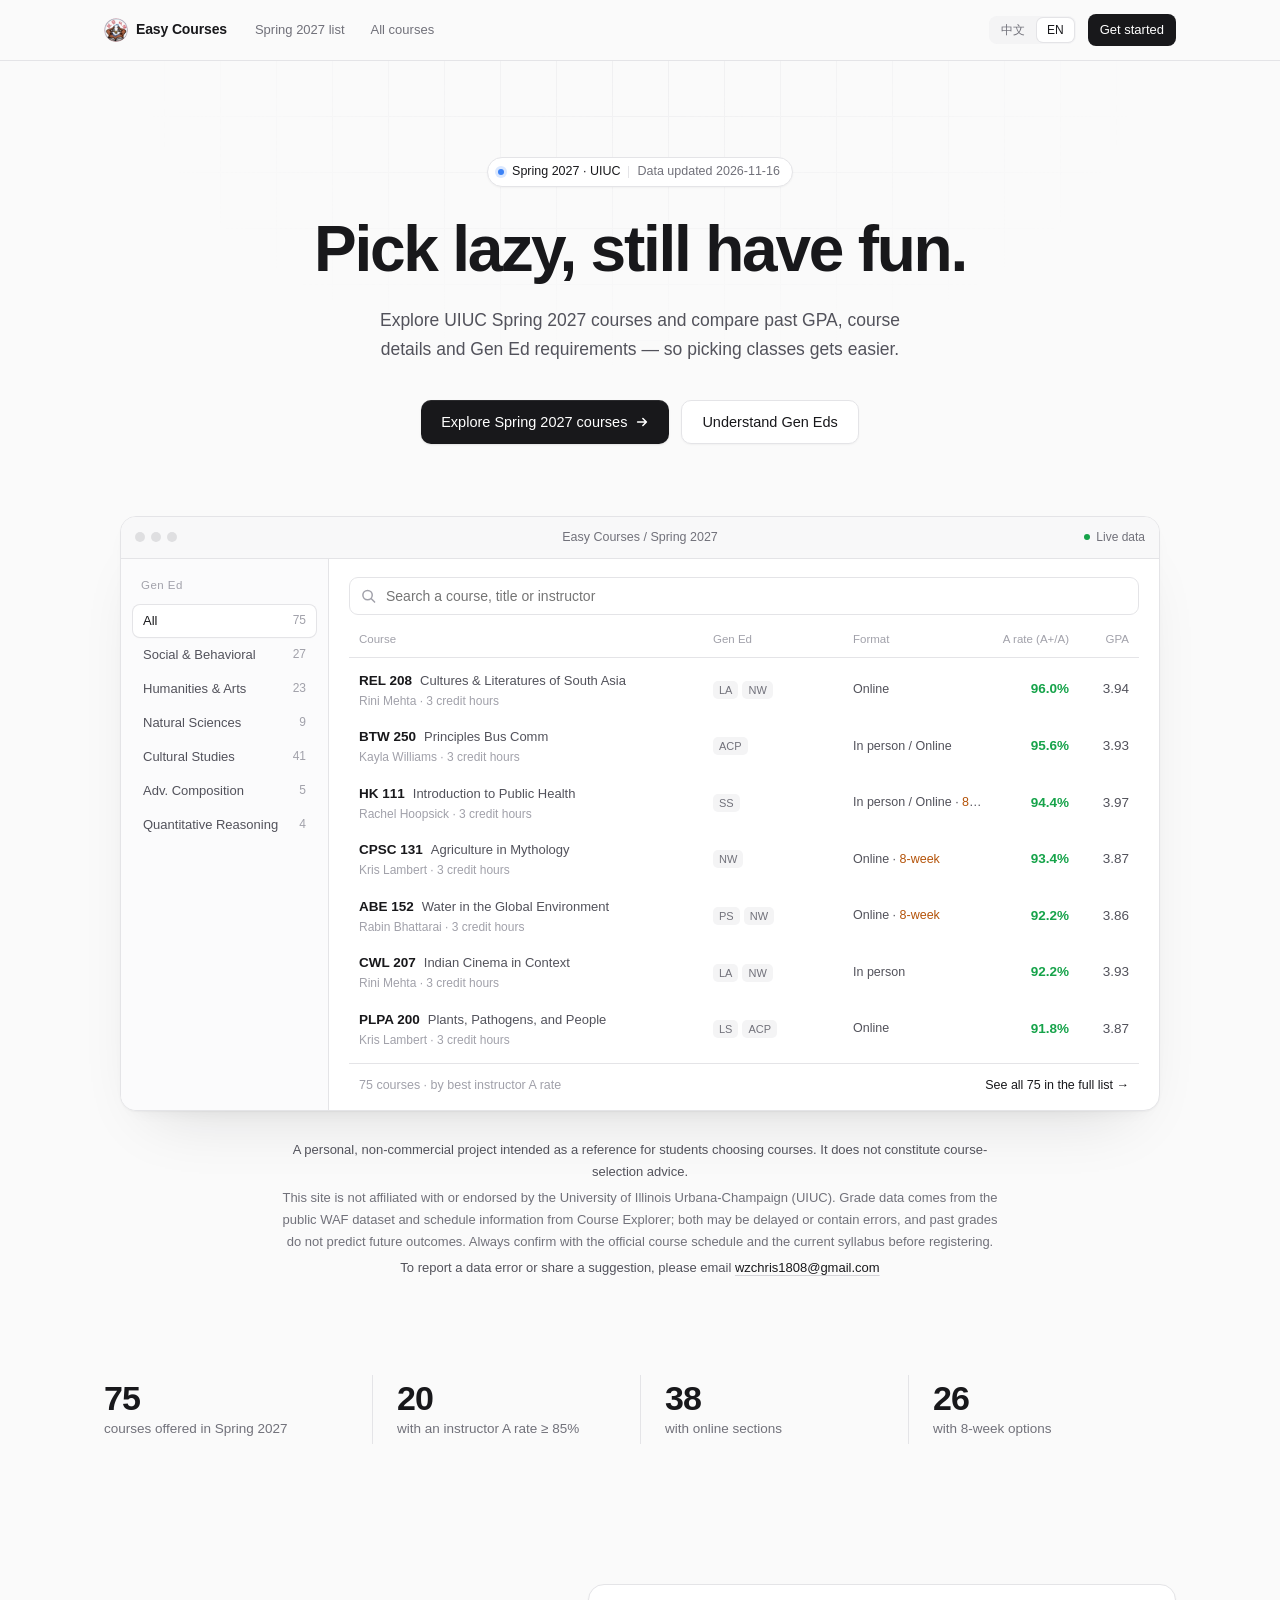
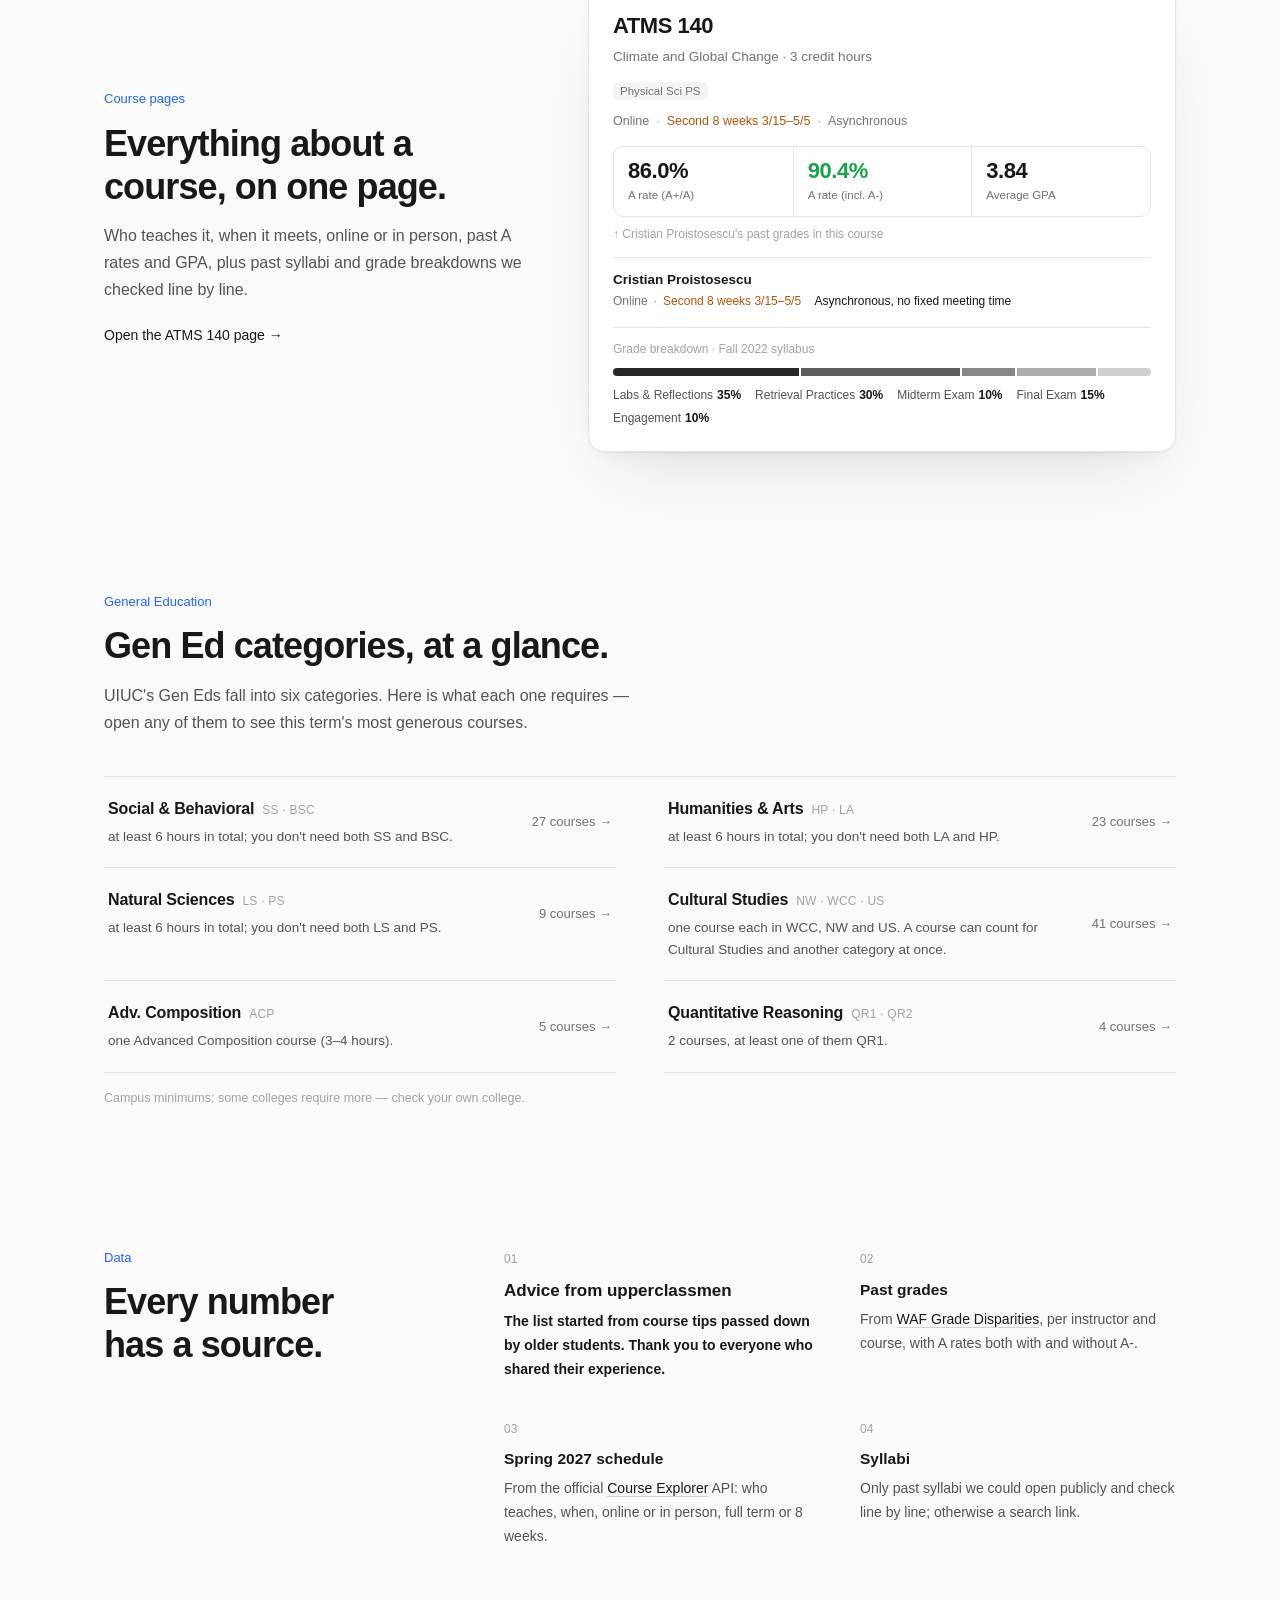
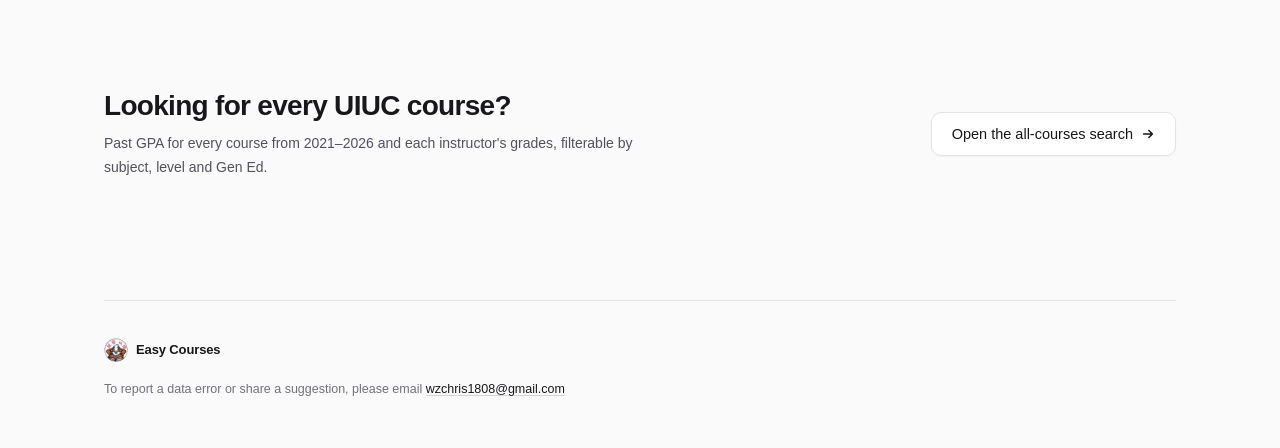
<file: site/index.html>
<!doctype html>
<html lang="zh-CN" data-title-key="home.docTitle">
<head>
  <meta charset="utf-8">
  <meta name="viewport" content="width=device-width, initial-scale=1">
  <title>慵懒选课 · UIUC Spring 2027 选课指北</title>
  <link rel="icon" type="image/png" sizes="32x32" href="img/favicon-32.png">
  <link rel="icon" type="image/png" sizes="192x192" href="img/logo-192.png">
  <link rel="apple-touch-icon" href="img/apple-touch-icon.png">
  <meta name="theme-color" content="#FAFAFA">
  <meta property="og:type" content="website">
  <meta property="og:url" content="https://wzx666296.github.io/easy-courses/">
  <meta property="og:site_name" content="慵懒选课">
  <meta property="og:title" content="Gen Ed 指北 · UIUC Spring 2027">
  <meta property="og:description" content="探索 UIUC Spring 2027 Gen Ed 课程，比较历史 GPA、上课时间与通识要求，让选课更轻松。">
  <meta property="og:image" content="https://wzx666296.github.io/easy-courses/img/og.png">
  <meta property="og:image:width" content="1200">
  <meta property="og:image:height" content="630">
  <meta name="twitter:card" content="summary_large_image">
  <meta name="description" content="探索 UIUC Spring 2027 课程，比较历史 GPA、课程信息与通识要求。">
  <link rel="stylesheet" href="style.css?v=38">
  <link rel="stylesheet" href="spring2027.css?v=38">
  <link rel="stylesheet" href="home.css?v=38">
</head>
<body class="home">
  <header class="site-header">
    <nav class="nav">
      <a class="brand" href="index.html" data-keep-lang aria-label="Home"><img class="brand-logo" src="img/logo-64.png" alt="" width="24" height="24"><span data-i18n="brand">慵懒</span></a>
      <a href="spring2027.html" data-keep-lang data-i18n="nav.spring">选课指北</a>
      <a href="search.html" data-keep-lang data-i18n="nav.search">全部课程查询</a>
      <span class="lang-switch" role="group" data-i18n-aria-label="lang.label"></span>
      <a class="nav-cta" href="spring2027.html" data-keep-lang data-i18n="home.navCta">开始选课</a>
    </nav>
  </header>

  <main>
    <!-- ================= Hero ================= -->
    <section class="hero">
      <div class="hero-bg" aria-hidden="true"></div>
      <a class="pill-tag reveal" href="spring2027.html" data-keep-lang>
        <span class="dot" aria-hidden="true"></span><span data-i18n="home.pill">Spring 2027 · UIUC</span>
        <span class="pill-sep" aria-hidden="true"></span><span class="pill-meta" id="updated"></span>
      </a>
      <h1 class="reveal" data-i18n-html="home.title">Gen Ed 指北</h1>
      <p class="lede reveal" data-i18n="home.lede"></p>
      <div class="cta-row reveal">
        <a class="btn btn-primary" href="spring2027.html" data-keep-lang>
          <span data-i18n="home.cta1">探索 Spring 2027 课程</span>
          <svg class="arrow" width="14" height="14" viewBox="0 0 16 16" fill="none" stroke="currentColor" stroke-width="1.8" aria-hidden="true"><path d="M3 8h10M9 4l4 4-4 4" stroke-linecap="round" stroke-linejoin="round"/></svg>
        </a>
        <a class="btn btn-ghost" href="#geneds"><span data-i18n="home.cta2">了解通识分类</span></a>
      </div>

      <!-- Live product preview: a working mini version of the Spring 2027 list -->
      <div class="window reveal" id="preview">
        <div class="window-bar">
          <span class="lights" aria-hidden="true"><i></i><i></i><i></i></span>
          <span class="window-title" data-i18n="home.pv.window">慵懒选课 / Spring 2027</span>
          <span class="live"><span class="live-dot" aria-hidden="true"></span><span data-i18n="home.pv.live">实时数据</span></span>
        </div>
        <div class="window-body">
          <aside class="pv-side">
            <p class="pv-side-title" data-i18n="home.pv.side">通识分类</p>
            <div class="pv-cats" id="pv-cats" role="group" data-i18n-aria-label="home.pv.side"></div>
          </aside>
          <div class="pv-main">
            <label class="search pv-search">
              <svg width="15" height="15" viewBox="0 0 16 16" fill="none" stroke="currentColor" stroke-width="1.6" aria-hidden="true"><circle cx="7" cy="7" r="5"/><path d="M11 11l3.5 3.5" stroke-linecap="round"/></svg>
              <input id="pv-q" type="search" autocomplete="off" data-i18n-placeholder="home.pv.q" data-i18n-aria-label="home.pv.q">
            </label>
            <div class="pv-head" aria-hidden="true">
              <span data-i18n="home.pv.course">课程</span>
              <span class="c-gened">Gen Ed</span>
              <span class="c-fmt" data-i18n="home.pv.format">形式</span>
              <span class="num" data-i18n="big.aRate">A 率</span>
              <span class="num c-gpa">GPA</span>
            </div>
            <ol class="pv-list" id="pv-list" aria-live="polite"></ol>
            <div class="pv-foot">
              <span id="pv-count"></span>
              <a id="pv-more" href="spring2027.html"></a>
            </div>
          </div>
        </div>
      </div>

      <div class="notice reveal">
        <p class="fun" data-i18n="home.fun"></p>
        <p data-i18n="home.footer"></p>
        <p class="contact" data-i18n-html="home.contact"></p>
      </div>
    </section>

    <!-- ================= Stats ================= -->
    <section class="stats-row" id="stats" aria-label="Overview"></section>

    <!-- ================= Feature: course page ================= -->
    <section class="feature">
      <div class="feature-copy">
        <p class="kicker" data-i18n="home.f1.kicker">课程详情</p>
        <h2 data-i18n="home.f1.title">一页看清一门课。</h2>
        <p class="feature-desc" data-i18n="home.f1.desc"></p>
        <a class="text-link" id="f1-link" href="spring2027.html"></a>
      </div>
      <a class="course-preview" id="f1-preview" href="spring2027.html"></a>
    </section>

    <!-- ================= Gen Ed ================= -->
    <section class="geneds" id="geneds">
      <div class="section-head">
        <p class="kicker" data-i18n="home.ge.kicker">通识教育</p>
        <h2 data-i18n="home.ge.title">通识分类，一目了然。</h2>
        <p class="section-desc" data-i18n="home.ge.desc"></p>
      </div>
      <ul class="ge-list" id="ge-list"></ul>
      <p class="fine" data-i18n="home.ge.note"></p>
    </section>

    <!-- ================= Data sources ================= -->
    <section class="sources">
      <div class="section-head">
        <p class="kicker" data-i18n="home.ds.kicker">数据来源</p>
        <h2 data-i18n="home.ds.title">每个数字都有出处。</h2>
      </div>
      <div class="how">
        <div class="how-featured"><span class="how-n">01</span><h3 data-i18n="home.how4.title"></h3><p data-i18n="home.how4.desc"></p></div>
        <div><span class="how-n">02</span><h3 data-i18n="home.how1.title"></h3><p data-i18n-html="home.how1.desc"></p></div>
        <div><span class="how-n">03</span><h3 data-i18n="home.how2.title"></h3><p data-i18n-html="home.how2.desc"></p></div>
        <div><span class="how-n">04</span><h3 data-i18n="home.how3.title"></h3><p data-i18n="home.how3.desc"></p></div>
      </div>
    </section>

    <!-- ================= All courses ================= -->
    <section class="all-courses">
      <div>
        <h2 data-i18n="home.all.title">想看 UIUC 的全部课程？</h2>
        <p data-i18n="home.all.desc"></p>
      </div>
      <a class="btn btn-secondary" href="search.html" data-keep-lang>
        <span data-i18n="home.all.cta">打开全部课程查询</span>
        <svg class="arrow" width="14" height="14" viewBox="0 0 16 16" fill="none" stroke="currentColor" stroke-width="1.8" aria-hidden="true"><path d="M3 8h10M9 4l4 4-4 4" stroke-linecap="round" stroke-linejoin="round"/></svg>
      </a>
    </section>
  </main>

  <footer class="home-footer">
    <span class="brand foot-brand"><img class="brand-logo" src="img/logo-64.png" alt="" width="24" height="24"><span data-i18n="brand">慵懒</span></span>
    <p class="contact" data-i18n-html="home.contact"></p>
  </footer>

  <script src="i18n.js?v=38"></script>
  <script src="spring-common.js?v=38"></script>
  <script src="home.js?v=38"></script>
</body>
</html>
</file>
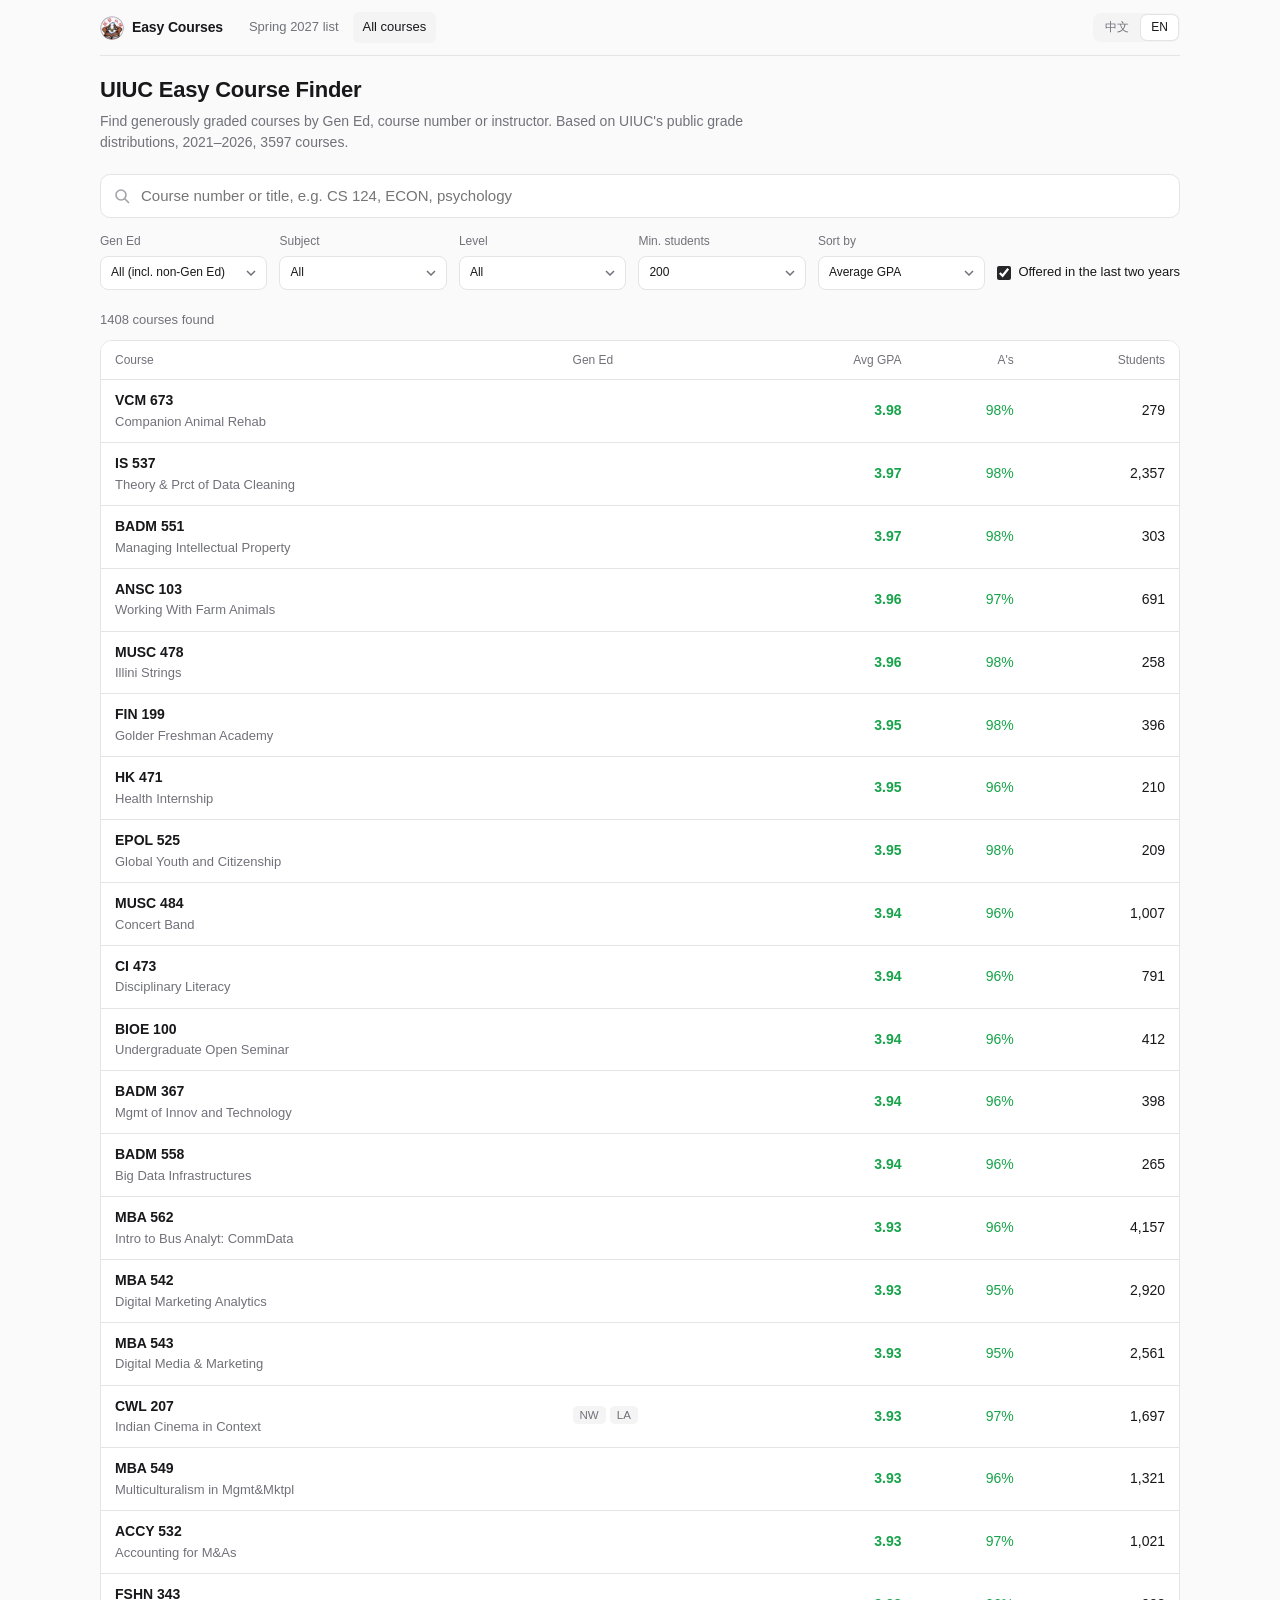
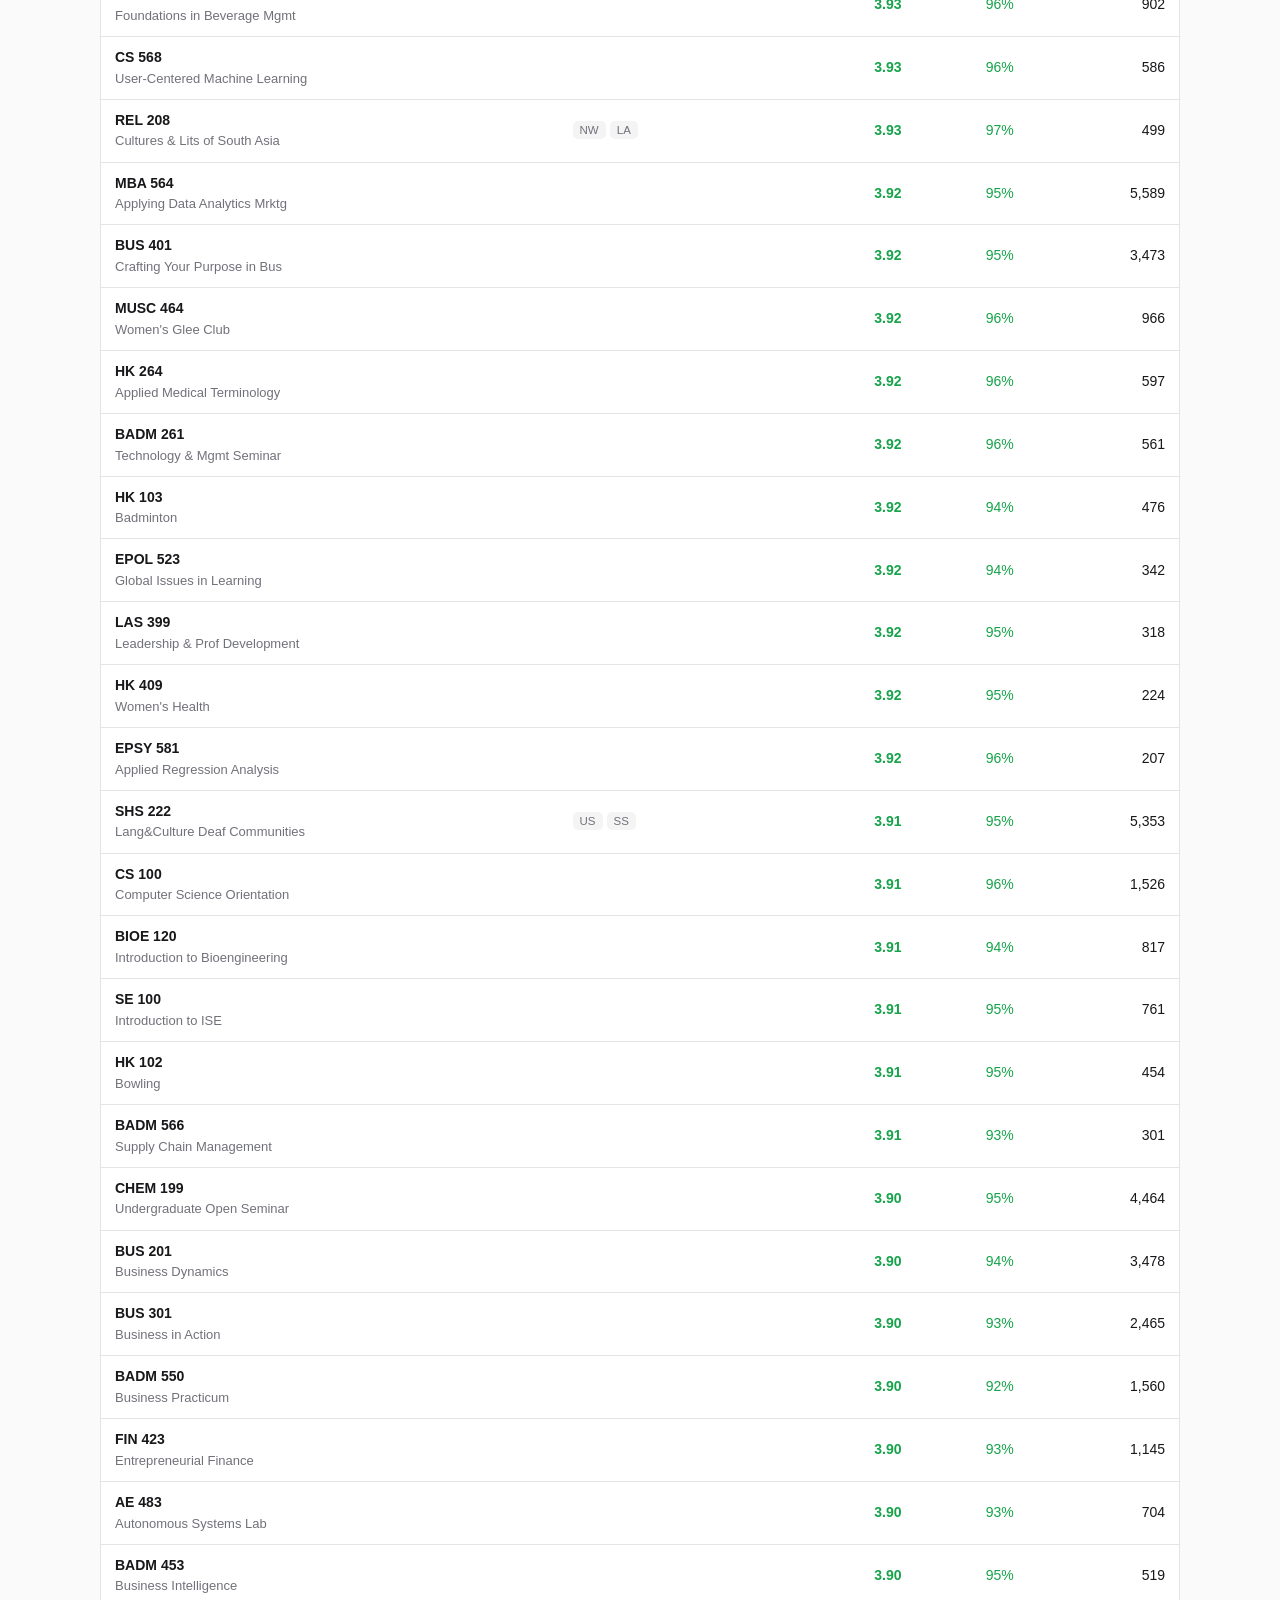
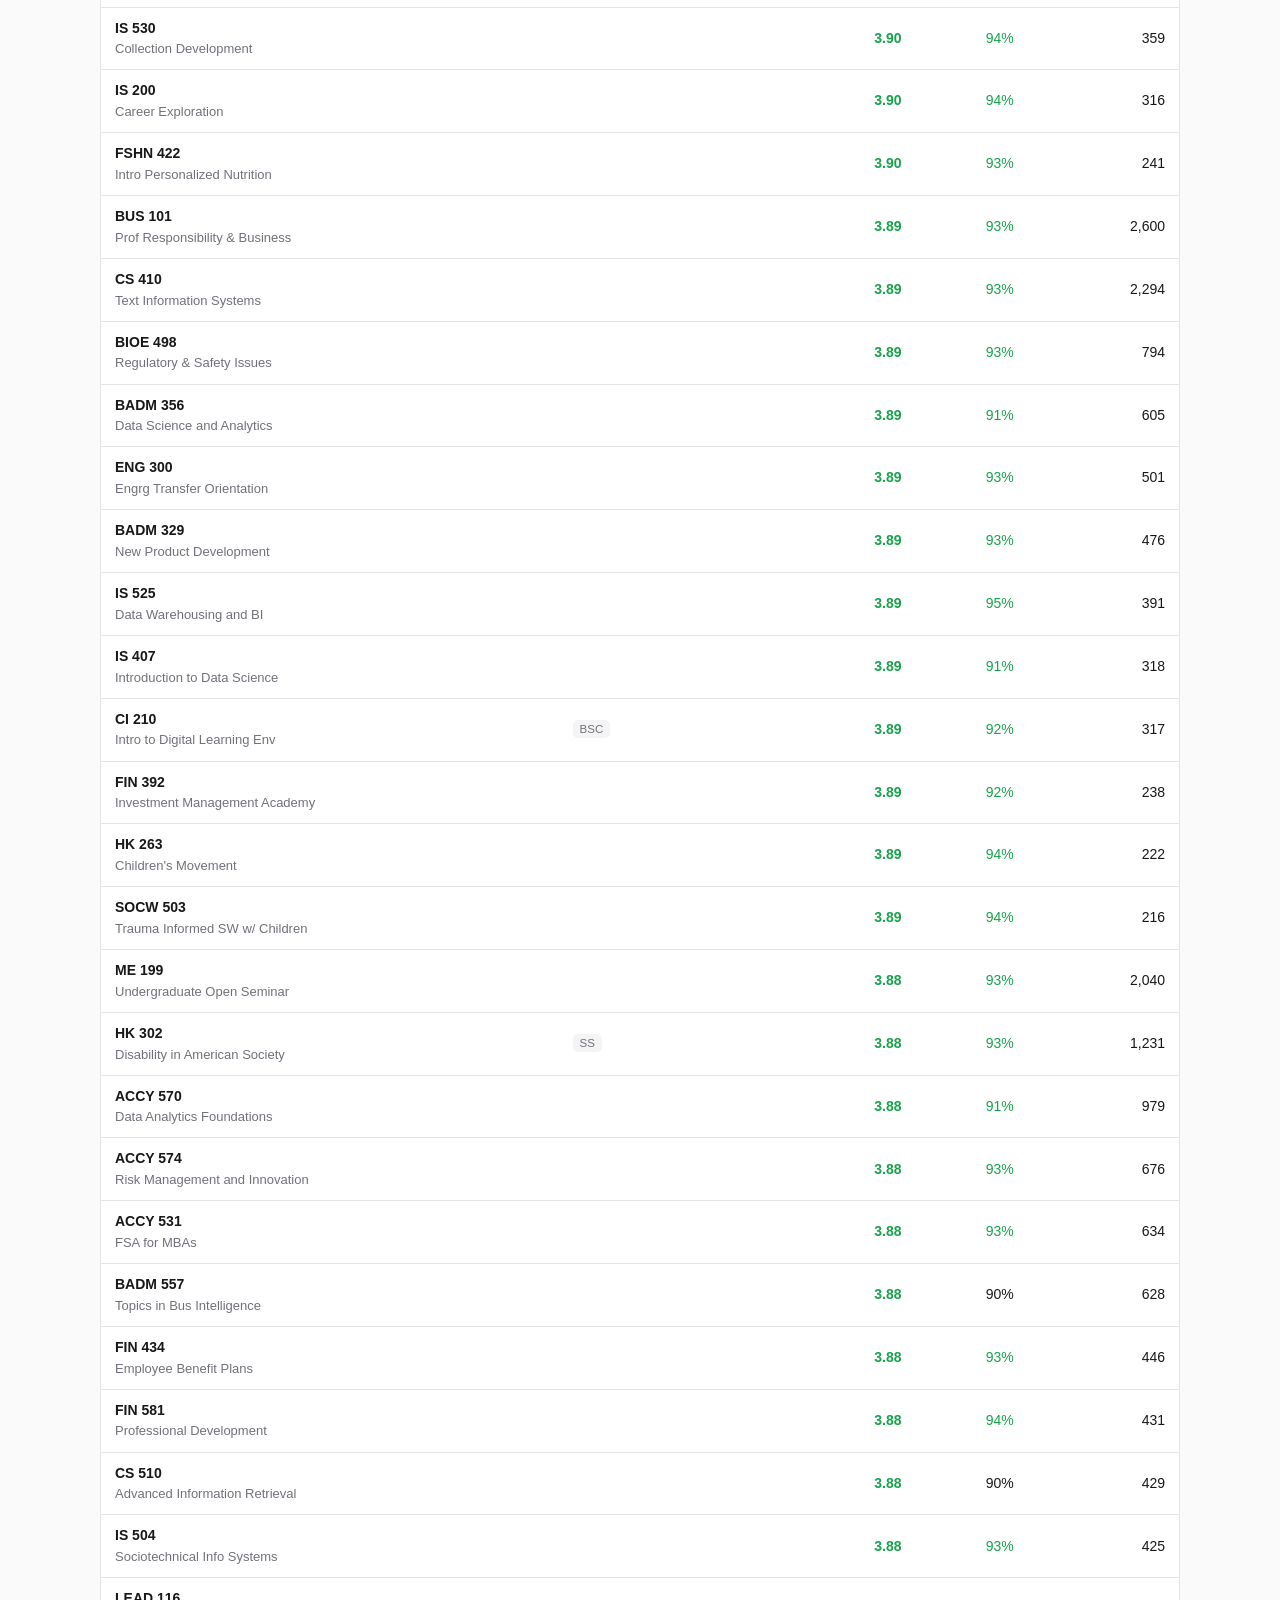
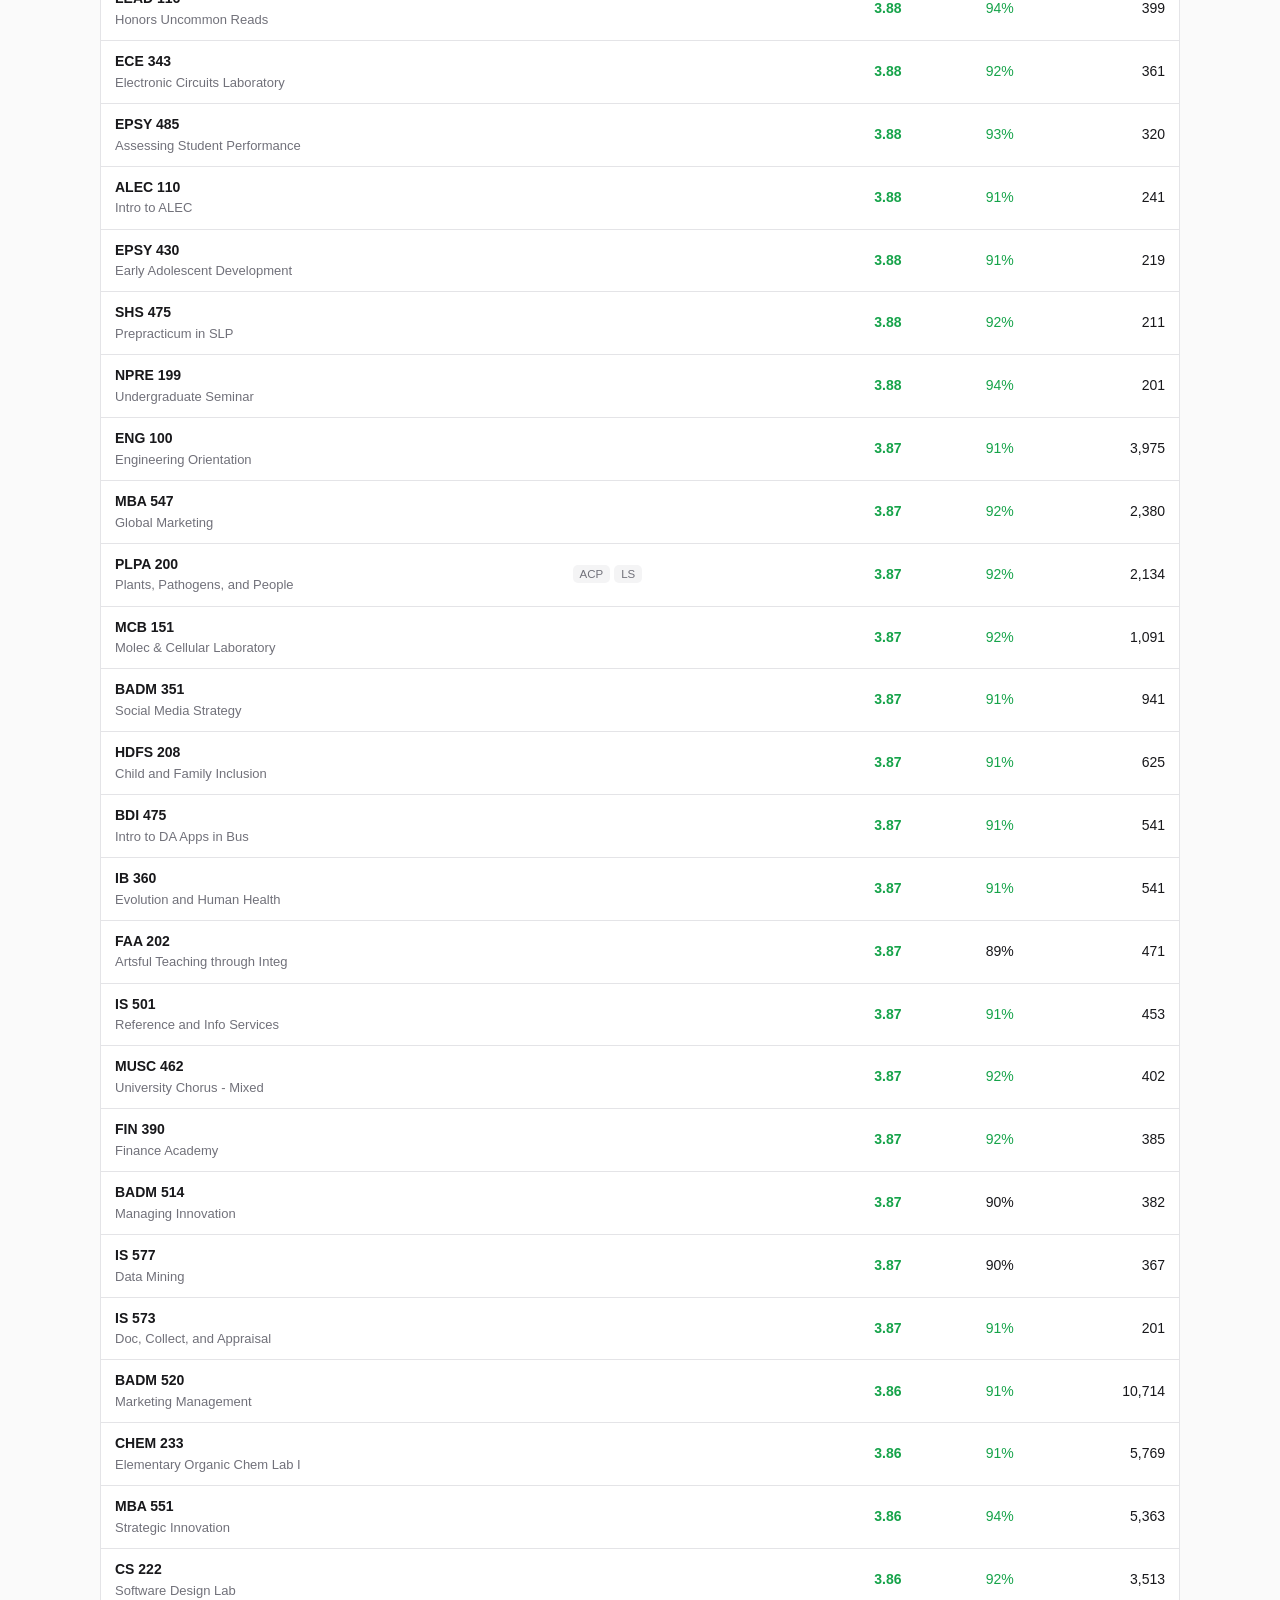
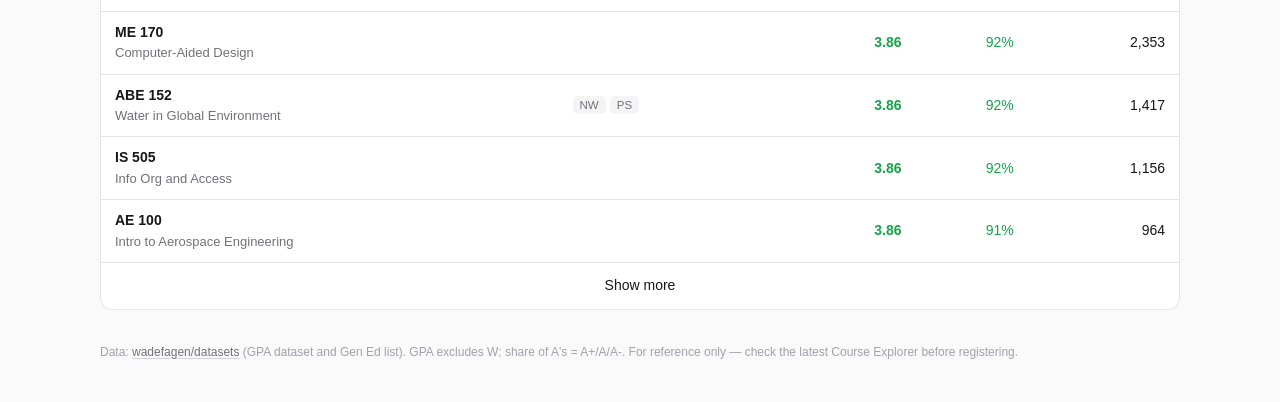
<file: site/search.html>
<!doctype html>
<html lang="zh-CN" data-title-key="search.docTitle">
<head>
  <meta charset="utf-8">
  <meta name="viewport" content="width=device-width, initial-scale=1">
  <title>UIUC 水课查询</title>
  <link rel="icon" type="image/png" sizes="32x32" href="img/favicon-32.png">
  <link rel="icon" type="image/png" sizes="192x192" href="img/logo-192.png">
  <link rel="apple-touch-icon" href="img/apple-touch-icon.png">
  <meta name="theme-color" content="#FAFAFA">
  <meta property="og:type" content="website">
  <meta property="og:site_name" content="慵懒选课">
  <meta property="og:title" content="全部课程查询 · 慵懒选课">
  <meta property="og:description" content="UIUC 所有课程的历史 GPA 和每位老师的给分。">
  <meta property="og:image" content="https://wzx666296.github.io/easy-courses/img/og.png">
  <meta property="og:image:width" content="1200">
  <meta property="og:image:height" content="630">
  <meta name="twitter:card" content="summary_large_image">
  <link rel="stylesheet" href="style.css?v=38">
</head>
<body>
  <header>
    <nav class="nav">
      <a class="brand" href="index.html" data-keep-lang aria-label="Home"><img class="brand-logo" src="img/logo-64.png" alt="" width="24" height="24"><span data-i18n="brand">慵懒</span></a>
      <a href="spring2027.html" data-keep-lang data-i18n="nav.spring">选课指北</a>
      <b data-i18n="nav.search">全部课程查询</b>
      <span class="lang-switch" role="group" data-i18n-aria-label="lang.label"></span>
    </nav>
    <h1 data-i18n="search.title">UIUC 水课查询</h1>
    <p class="sub"><span data-i18n="search.sub"></span><span id="data-range"></span></p>
  </header>

  <main>
    <section class="filters" data-i18n-aria-label="search.filters">
      <label class="search">
        <svg width="16" height="16" viewBox="0 0 16 16" fill="none" stroke="currentColor" stroke-width="1.6" aria-hidden="true"><circle cx="7" cy="7" r="5"/><path d="M11 11l3.5 3.5" stroke-linecap="round"/></svg>
        <input id="q" type="search" data-i18n-placeholder="search.qPlaceholder" data-i18n-aria-label="search.q" autocomplete="off">
      </label>
      <label><span data-i18n="search.gened">Gen Ed</span>
        <select id="gened"></select>
      </label>
      <label><span data-i18n="search.subject">院系</span>
        <select id="subject"><option value="" data-i18n="all">全部</option></select>
      </label>
      <label><span data-i18n="search.level">课程级别</span>
        <select id="level">
          <option value="" data-i18n="all">全部</option>
          <option value="1">100</option>
          <option value="2">200</option>
          <option value="3">300</option>
          <option value="4">400</option>
          <option value="5" data-i18n="level.5">500 级及以上</option>
        </select>
      </label>
      <label><span data-i18n="search.minStudents">最少学生数</span>
        <select id="min-students">
          <option value="0" data-i18n="noLimit">不限</option>
          <option value="50">50</option>
          <option value="200" selected>200</option>
          <option value="1000">1000</option>
        </select>
      </label>
      <label><span data-i18n="search.sort">排序</span>
        <select id="sort">
          <option value="gpa" data-i18n="sort.gpa">平均 GPA</option>
          <option value="aRate" data-i18n="sort.aRate">拿 A 比例</option>
          <option value="students" data-i18n="sort.students">学生数</option>
          <option value="code" data-i18n="sort.code">课号</option>
        </select>
      </label>
      <label class="check"><input id="recent" type="checkbox" checked> <span data-i18n="search.recent">只看最近两年开过的</span></label>
    </section>

    <p id="summary" class="summary" aria-live="polite" data-i18n="loading">加载数据中…</p>

    <div class="layout">
      <div class="table-wrap">
        <table id="results">
          <thead>
            <tr>
              <th data-i18n="col.course">课程</th>
              <th class="hide-sm">Gen Ed</th>
              <th class="num" data-i18n="col.gpa">平均 GPA</th>
              <th class="num" data-i18n="col.aRate">A 比例</th>
              <th class="num hide-sm" data-i18n="col.students">学生数</th>
            </tr>
          </thead>
          <tbody></tbody>
        </table>
        <button id="more" type="button" hidden data-i18n="more">显示更多</button>
      </div>
      <aside id="detail" hidden></aside>
    </div>
  </main>

  <footer data-i18n-html="search.footer"></footer>

  <script src="i18n.js?v=38"></script>
  <script src="app.js?v=38"></script>
</body>
</html>
</file>
<file: site/style.css>
/* Shared base for every page. Neutral palette; blue/amber/green are accents only. */
:root {
  --bg: #fafafa;
  --surface: #ffffff;
  --text: #18181b;
  --muted: #71717a;
  --faint: #a1a1aa;
  --border: #e4e4e7;
  --border-strong: #d4d4d8;
  --subtle: #f4f4f5;        /* light gray tags, hovers */
  --ink: #27272a;           /* dark buttons */
  --ink-text: #ffffff;
  --blue: #3b82f6;
  --blue-text: #2563eb;
  --blue-soft: #eff6ff;
  --blue-line: #bfdbfe;
  --amber: #f59e0b;
  --amber-text: #b45309;
  --green: #16a34a;
  --red: #dc2626;
  --radius: 12px;
  --radius-sm: 8px;
  --font: -apple-system, BlinkMacSystemFont, "Inter", "Segoe UI", "PingFang SC", "Hiragino Sans GB", "Microsoft YaHei", sans-serif;
}
@media (prefers-color-scheme: dark) {
  :root:not([data-theme="light"]) {
    --bg: #0b0b0c;
    --surface: #141416;
    --text: #fafafa;
    --muted: #a1a1aa;
    --faint: #71717a;
    --border: #27272a;
    --border-strong: #3f3f46;
    --subtle: #1f1f23;
    --ink: #fafafa;
    --ink-text: #18181b;
    --blue: #60a5fa;
    --blue-text: #93c5fd;
    --blue-soft: #172036;
    --blue-line: #1e3a8a;
    --amber: #fbbf24;
    --amber-text: #fbbf24;
    --green: #4ade80;
    --red: #f87171;
  }
}

* { box-sizing: border-box; }
html { -webkit-text-size-adjust: 100%; }
body {
  margin: 0;
  background: var(--bg);
  color: var(--text);
  font: 14px/1.55 var(--font);
  -webkit-font-smoothing: antialiased;
}
header, main, footer { max-width: 1120px; margin: 0 auto; padding: 0 20px; }
a { color: var(--blue-text); text-decoration: none; }
a:hover { text-decoration: underline; text-underline-offset: 2px; }
.num, .tnum { font-variant-numeric: tabular-nums; }
[hidden] { display: none !important; }

/* ---- Top bar + page title ---------------------------------------------- */
.nav {
  display: flex;
  align-items: center;
  gap: 4px;
  height: 56px;
  margin-bottom: 20px;
  border-bottom: 1px solid var(--border);
  font-size: 13px;
}
.brand { display: inline-flex; align-items: center; gap: 8px; margin-right: 12px; padding: 5px 0 !important; color: var(--text) !important; font-weight: 600 !important; font-size: 14px; letter-spacing: -0.01em; white-space: nowrap; }
.brand:hover { background: none !important; }
.brand-logo { width: 24px; height: 24px; border-radius: 50%; flex: none; display: block; }
.brand-mark { width: 18px; height: 18px; border-radius: 5px; background: var(--ink); position: relative; flex: none; }
.brand-mark::after { content: ""; position: absolute; left: 4px; right: 4px; bottom: 4px; height: 3px; border-radius: 2px; background: var(--blue); }
.nav a, .nav b {
  white-space: nowrap;
  padding: 5px 10px;
  border-radius: 6px;
  color: var(--muted);
  font-weight: 500;
}
.nav a:hover { color: var(--text); background: var(--subtle); text-decoration: none; }
.nav b { color: var(--text); background: var(--subtle); }
.lang-switch {
  margin-left: auto;
  display: inline-flex;
  padding: 2px;
  gap: 2px;
  background: var(--subtle);
  border-radius: 8px;
}
.lang-switch button {
  white-space: nowrap;
  font: inherit;
  font-size: 12px;
  font-weight: 500;
  padding: 3px 10px;
  border: 0;
  border-radius: 6px;
  background: transparent;
  color: var(--muted);
  cursor: pointer;
}
.lang-switch button[aria-pressed="true"] { background: var(--surface); color: var(--text); box-shadow: 0 0 0 1px var(--border); }

h1 { margin: 0; font-size: 22px; line-height: 1.3; font-weight: 600; letter-spacing: -0.01em; }
.sub { color: var(--muted); margin: 6px 0 20px; max-width: 680px; }

/* ---- Form controls ------------------------------------------------------ */
input[type="search"], select {
  font: inherit;
  color: var(--text);
  background: var(--surface);
  border: 1px solid var(--border);
  border-radius: var(--radius-sm);
  padding: 6px 10px;
  min-width: 0;
  height: 34px;
  transition: border-color .12s, box-shadow .12s;
}
select {
  appearance: none;
  -webkit-appearance: none;
  padding-right: 28px;
  background-image: url("data:image/svg+xml,%3Csvg xmlns='http://www.w3.org/2000/svg' width='10' height='6' fill='none' stroke='%2371717a' stroke-width='1.5'%3E%3Cpath d='M1 1l4 4 4-4'/%3E%3C/svg%3E");
  background-repeat: no-repeat;
  background-position: right 10px center;
  cursor: pointer;
}
input[type="search"]:hover, select:hover { border-color: var(--border-strong); }
input[type="search"]:focus, select:focus { outline: none; border-color: var(--blue); box-shadow: 0 0 0 3px color-mix(in srgb, var(--blue) 18%, transparent); }
input[type="checkbox"] { accent-color: var(--ink); width: 14px; height: 14px; margin: 0; }

/* Search box: the main entry point on both pages. */
.search { position: relative; display: block; }
.search input[type="search"] {
  width: 100%;
  height: 44px;
  padding-left: 40px;
  font-size: 15px;
  border-radius: 10px;
}
.search svg { position: absolute; left: 14px; top: 50%; transform: translateY(-50%); color: var(--faint); pointer-events: none; }

/* ---- Main search page --------------------------------------------------- */
.filters {
  display: grid;
  grid-template-columns: repeat(5, minmax(0, 1fr)) auto;
  gap: 10px 12px;
  align-items: end;
}
.filters .search { grid-column: 1 / -1; margin-bottom: 4px; }
.filters label { display: flex; flex-direction: column; gap: 5px; font-size: 12px; color: var(--muted); font-weight: 500; }
.filters label.check { flex-direction: row; align-items: center; gap: 7px; color: var(--text); font-size: 13px; height: 34px; white-space: nowrap; }

.summary { color: var(--muted); font-size: 13px; margin: 20px 0 10px; }

.layout { display: grid; grid-template-columns: minmax(0, 1fr); gap: 16px; align-items: start; }
.layout.with-detail { grid-template-columns: minmax(0, 1.3fr) minmax(0, 1fr); }

.table-wrap { background: var(--surface); border: 1px solid var(--border); border-radius: var(--radius); overflow: hidden; }
table { width: 100%; border-collapse: collapse; }
th, td { padding: 10px 14px; text-align: left; border-bottom: 1px solid var(--border); }
tbody tr:last-child td { border-bottom: 0; }
th { font-size: 12px; font-weight: 500; color: var(--muted); background: var(--surface); position: sticky; top: 0; }
td.num, th.num { text-align: right; font-variant-numeric: tabular-nums; }
#results tbody tr { cursor: pointer; transition: background .1s; }
#results tbody tr:hover { background: var(--subtle); }
#results tbody tr.selected { background: var(--blue-soft); box-shadow: inset 2px 0 0 var(--blue); }
.code { font-weight: 600; white-space: nowrap; }
.title { color: var(--muted); font-size: 13px; }

.tag {
  display: inline-block;
  font-size: 11.5px;
  line-height: 18px;
  padding: 0 7px;
  margin: 0 4px 4px 0;
  border-radius: 5px;
  background: var(--subtle);
  color: var(--muted);
  white-space: nowrap;
}
/* GPA: weight carries the emphasis; only a high GPA gets a touch of green. */
.gpa { font-weight: 600; font-variant-numeric: tabular-nums; }
.gpa.good { color: var(--green); }

#more { display: block; width: 100%; padding: 12px; font: inherit; font-weight: 500; color: var(--text); background: none; border: 0; border-top: 1px solid var(--border); cursor: pointer; }
#more:hover { background: var(--subtle); }

aside#detail {
  background: var(--surface);
  border: 1px solid var(--border);
  border-radius: var(--radius);
  padding: 20px;
  position: sticky;
  top: 16px;
  max-height: calc(100vh - 32px);
  overflow: auto;
}
aside h2 { margin: 0 0 2px; font-size: 20px; font-weight: 600; letter-spacing: -0.01em; }
aside h3 { margin: 24px 0 8px; font-size: 13px; font-weight: 600; }
aside .close { float: right; width: 28px; height: 28px; font: inherit; font-size: 18px; line-height: 1; border: 0; border-radius: 6px; background: none; color: var(--muted); cursor: pointer; }
aside .close:hover { background: var(--subtle); color: var(--text); }
.stats { display: grid; grid-template-columns: repeat(2, 1fr); margin-top: 16px; border: 1px solid var(--border); border-radius: 10px; }
.stat { padding: 10px 14px; }
.stat + .stat { border-left: 1px solid var(--border); }
.stat b { display: block; font-size: 22px; font-weight: 600; letter-spacing: -0.01em; font-variant-numeric: tabular-nums; }
.stat span { font-size: 12px; color: var(--muted); }
aside table th, aside table td { padding: 7px 8px; font-size: 13px; }
aside table th:first-child, aside table td:first-child { padding-left: 0; }
aside tbody tr { cursor: default; }
.empty { color: var(--muted); font-size: 13px; }
.review { border-left: 2px solid var(--border-strong); padding: 2px 12px; margin: 10px 0; }
.review small { color: var(--muted); }

footer { color: var(--faint); font-size: 12px; line-height: 1.7; padding-top: 32px; padding-bottom: 40px; }
footer a { color: var(--muted); text-decoration: underline; text-decoration-color: var(--border-strong); text-underline-offset: 2px; }

@media (max-width: 860px) {
  .filters { grid-template-columns: repeat(2, minmax(0, 1fr)); }
  .filters label.check { grid-column: 1 / -1; height: auto; }
  .layout.with-detail { grid-template-columns: minmax(0, 1fr); }
  aside#detail { position: static; max-height: none; order: -1; }
  .hide-sm { display: none; }
}
@media (max-width: 480px) {
  header, main, footer { padding: 0 16px; }
  .nav { height: 52px; margin-bottom: 16px; }
  .nav a, .nav b { padding: 5px 8px; }
  .brand { margin-right: 4px; }
  .brand span[data-i18n] { display: none; } /* logo mark only on phones */
  th, td { padding: 9px 10px; }
}

/* A rate coloring (>= 90% green, < 70% red), used on every page */
.a-hi { color: var(--green) !important; }
.a-lo { color: var(--red) !important; }

/* Link from a course on the all-courses page to the WAF visualization */
.waf-link { margin: 12px 0 0; font-size: 13px; line-height: 1.6; }
.waf-link a { display: inline-flex; align-items: center; gap: 2px; height: 28px; padding: 0 10px; border: 1px solid var(--border); border-radius: 7px; font-weight: 600; color: var(--text); }
.waf-link a span { color: var(--faint); font-weight: 400; }
.waf-link a:hover { border-color: var(--blue-line); background: var(--blue-soft); color: var(--blue-text); text-decoration: none; }
.waf-hint { display: block; margin-top: 4px; font-size: 12px; color: var(--faint); }
</file>
<file: site/spring2027.css>
/* Spring 2027 list. Builds on style.css tokens. */

/* ---- Toolbar: search, category chips, compact selects ------------------ */
.toolbar { display: flex; flex-direction: column; gap: 12px; }

.chips { display: flex; flex-wrap: wrap; gap: 6px; }
.chip {
  font: inherit;
  font-size: 13px;
  font-weight: 500;
  height: 30px;
  padding: 0 12px;
  border-radius: 8px;
  border: 1px solid var(--border);
  background: var(--surface);
  color: var(--text);
  cursor: pointer;
  transition: border-color .12s, background .12s;
}
.chip:hover { border-color: var(--border-strong); background: var(--subtle); }
.chip[aria-pressed="true"] { background: var(--blue-soft); border-color: var(--blue-line); color: var(--blue-text); }
.chip .count { margin-left: 6px; color: var(--faint); font-weight: 400; font-variant-numeric: tabular-nums; }
.chip[aria-pressed="true"] .count { color: inherit; opacity: .7; }

.chips.sub { gap: 4px; }
.chips.sub .chip { height: 26px; font-size: 12.5px; padding: 0 10px; border-color: transparent; background: transparent; color: var(--muted); }
.chips.sub .chip:hover { background: var(--subtle); color: var(--text); }
.chips.sub .chip[aria-pressed="true"] { background: var(--subtle); border-color: var(--border-strong); color: var(--text); }

.req { margin: 0; font-size: 12.5px; color: var(--muted); line-height: 1.6; }
.req small { color: var(--faint); font-size: 12px; margin-left: 4px; }

.controls { display: flex; flex-wrap: wrap; gap: 8px 16px; align-items: center; padding-top: 12px; border-top: 1px solid var(--border); }
.controls label { display: flex; align-items: center; gap: 8px; font-size: 12.5px; color: var(--muted); font-weight: 500; }
.controls select { height: 30px; font-size: 13px; }
.controls label.check { color: var(--text); font-weight: 400; margin-left: auto; }

/* ---- Course cards ------------------------------------------------------- */
.cards { display: grid; grid-template-columns: repeat(auto-fill, minmax(340px, 1fr)); gap: 16px; }
.card {
  background: var(--surface);
  border: 1px solid var(--border);
  border-radius: var(--radius);
  padding: 18px 20px 16px;
  display: flex;
  flex-direction: column;
  gap: 12px;
  min-width: 0;
  transition: border-color .15s;
}
.card:hover { border-color: var(--border-strong); }
.card.muted { background: transparent; }
.card.muted h3 { color: var(--muted); }

.card-head { display: flex; justify-content: space-between; gap: 12px; align-items: baseline; }
.card-head h3 { margin: 0; font-size: 17px; font-weight: 600; letter-spacing: -0.01em; line-height: 1.35; }
.card-head h3 small { font-weight: 500; color: var(--text); font-size: 15px; margin-left: 8px; letter-spacing: 0; }
.card .en { color: var(--muted); font-size: 13px; margin-top: 2px; }
.card .rank { font-size: 12px; color: var(--faint); font-variant-numeric: tabular-nums; white-space: nowrap; }

.tags { display: flex; flex-wrap: wrap; margin-bottom: -4px; }
.tag.warn { background: transparent; box-shadow: inset 0 0 0 1px var(--border); color: var(--amber-text); }

/* Format / term badges: plain text with separators, not colored capsules. */
.badges { display: flex; flex-wrap: wrap; align-items: center; font-size: 12.5px; color: var(--muted); }
.badges .pill + .pill::before { content: "·"; margin: 0 7px; color: var(--faint); }

.pill { white-space: nowrap; }
.pill.part-A, .pill.part-B { color: var(--amber-text); font-weight: 500; }

/* Key numbers: size and weight do the work. */
.big { display: grid; grid-template-columns: repeat(3, 1fr); border: 1px solid var(--border); border-radius: 10px; }
.big > div { padding: 10px 14px; min-width: 0; }
.big > div + div { border-left: 1px solid var(--border); }
.big b { display: block; font-size: 22px; font-weight: 600; letter-spacing: -0.02em; line-height: 1.25; font-variant-numeric: tabular-nums; }
.big span { font-size: 11.5px; color: var(--muted); }
.big + .meta { margin-top: -6px; }

.meta { font-size: 12px; color: var(--faint); }

/* Instructors */
.teachers { width: 100%; border-collapse: collapse; font-size: 13px; }
.teachers th { font-size: 11.5px; font-weight: 500; color: var(--faint); position: static; padding: 0 6px 6px; border-bottom: 1px solid var(--border); }
.teachers th:first-child, .teachers td:first-child { padding-left: 0; }
.teachers th:last-child, .teachers td:last-child { padding-right: 0; }
.teachers td { padding: 8px 6px; vertical-align: top; border-bottom: 1px solid var(--border); }
.teachers tr.head td { border-bottom: 0; padding-bottom: 0; }
.teachers tr.sched td { padding-top: 2px; }
.teachers tbody tr:last-child td { border-bottom: 0; padding-bottom: 0; }
.teachers td.num { font-variant-numeric: tabular-nums; }
.teachers .who { font-weight: 600; }
.teachers .note { color: var(--amber-text); font-size: 12px; }
.teachers tr.ta .who { font-weight: 500; color: var(--muted); }
.role { font-size: 11px; padding: 0 6px; border-radius: 4px; background: var(--subtle); color: var(--muted); margin-left: 6px; font-weight: 400; }
.nodata { color: var(--faint); font-size: 12.5px; }

.slot { font-size: 12px; color: var(--muted); line-height: 1.6; margin: 1px 0; }
.slot .pill + .pill::before { content: "·"; margin: 0 6px; color: var(--faint); }
.slot .when { color: var(--text); margin-left: 10px; font-variant-numeric: tabular-nums; }
.slot .kind { color: var(--faint); margin-left: 10px; }
.slot .kind + .when { margin-left: 4px; }

/* Card title and footer link to the course page. */
.card-link { color: inherit; }
.card-link:hover { text-decoration: none; color: var(--blue-text); }
.card-link:hover small { color: inherit; }
.card-foot { display: flex; justify-content: space-between; align-items: baseline; gap: 12px; font-size: 12px; color: var(--faint); border-top: 1px solid var(--border); padding-top: 10px; margin-top: auto; }
.card-foot a { color: var(--text); font-weight: 500; white-space: nowrap; }
.card-foot a:hover { color: var(--blue-text); text-decoration: none; }

#not-offered h2 { font-size: 14px; font-weight: 600; margin: 40px 0 12px; color: var(--muted); }

@media (max-width: 640px) {
  .controls label.check { margin-left: 0; }
}
@media (max-width: 420px) {
  .cards { grid-template-columns: minmax(0, 1fr); }
  .card { padding: 16px; }
  .teachers .hide-xs { display: none; }
  .big b { font-size: 20px; }
}

/* Live section status: a colored dot + word (green open, amber restricted, red full). */
.av-open { --av: var(--green); }
.av-restricted { --av: var(--amber); }
.av-closed { --av: var(--red); }
.pill.av, .av-dot { display: inline-flex; align-items: center; gap: 5px; font-weight: 500; color: var(--text); }
.pill.av i, .av-dot i { width: 7px; height: 7px; border-radius: 50%; background: var(--av); flex: none; }
.slot .av-dot { margin-left: 10px; font-size: 11.5px; font-weight: 400; color: var(--muted); }
.avail-note { font-size: 12px; color: var(--faint); margin: -6px 0 14px; line-height: 1.6; }
.avail-note a { color: inherit; text-decoration: underline; text-underline-offset: 2px; }
.avail-note:empty { display: none; }
</file>
<file: site/home.css>
/* Landing page. Builds on style.css tokens (+ spring2027.css for tags/pills). */

.home {
  --text-2: #52525b;
  --wrap: 1120px;
  --shadow-window: 0 1px 2px rgba(24, 24, 27, .04), 0 8px 24px -12px rgba(24, 24, 27, .08), 0 32px 64px -32px rgba(24, 24, 27, .14);
  --ease: cubic-bezier(.2, .7, .2, 1);
}
@media (prefers-color-scheme: dark) {
  :root:not([data-theme="light"]) .home {
    --text-2: #a1a1aa;
    --shadow-window: 0 0 0 1px rgba(255, 255, 255, .02), 0 32px 64px -32px rgba(0, 0, 0, .8);
  }
}
.home main { display: block; padding: 0; max-width: none; }
.home main > section { max-width: var(--wrap); margin: 0 auto; padding-left: 24px; padding-right: 24px; }

/* ---- Header -------------------------------------------------------------- */
.site-header { position: sticky; top: 0; z-index: 20; max-width: none; padding: 0; background: color-mix(in srgb, var(--bg) 88%, transparent); border-bottom: 1px solid var(--border); }
@supports (backdrop-filter: blur(8px)) { .site-header { backdrop-filter: saturate(1.4) blur(8px); } }
.home .site-header .nav { max-width: var(--wrap); margin: 0 auto; padding: 0 24px; height: 60px; border-bottom: 0; margin-bottom: 0; gap: 6px; }
.home .nav a:not(.brand):not(.nav-cta) { transition: color .15s, background .15s; }
.nav-cta {
  margin-left: 6px;
  padding: 6px 12px !important;
  border-radius: 8px !important;
  background: #18181b !important;
  color: #fff !important;
  font-weight: 500;
  white-space: nowrap;
  transition: opacity .15s;
}
.nav-cta:hover { opacity: .86; text-decoration: none; }
@media (prefers-color-scheme: dark) { :root:not([data-theme="light"]) .nav-cta { background: #fafafa !important; color: #18181b !important; } }

/* ---- Hero ---------------------------------------------------------------- */
.hero { position: relative; text-align: center; padding-top: 96px; }
.hero-bg {
  position: absolute;
  top: -1px;
  left: 50%;
  width: 100vw;
  height: 620px;
  transform: translateX(-50%);
  z-index: -1;
  pointer-events: none;
  background-image:
    linear-gradient(to right, var(--border) 1px, transparent 1px),
    linear-gradient(to bottom, var(--border) 1px, transparent 1px);
  background-size: 56px 56px;
  background-position: center top;
  opacity: .5;
  -webkit-mask-image: radial-gradient(ellipse 55% 70% at 50% 0%, #000 0%, transparent 72%);
  mask-image: radial-gradient(ellipse 55% 70% at 50% 0%, #000 0%, transparent 72%);
}
.home { overflow-x: clip; }

.pill-tag {
  display: inline-flex;
  align-items: center;
  gap: 8px;
  height: 30px;
  padding: 0 12px 0 10px;
  border: 1px solid var(--border);
  border-radius: 999px;
  background: var(--surface);
  color: var(--text);
  font-size: 12.5px;
  font-weight: 500;
  box-shadow: 0 1px 2px rgba(24, 24, 27, .04);
  transition: border-color .15s;
}
.pill-tag:hover { border-color: var(--border-strong); text-decoration: none; }
.pill-tag .dot { width: 6px; height: 6px; border-radius: 50%; background: var(--blue); box-shadow: 0 0 0 3px color-mix(in srgb, var(--blue) 18%, transparent); }
.pill-sep { width: 1px; height: 12px; background: var(--border); }
.pill-meta { color: var(--muted); font-weight: 400; font-variant-numeric: tabular-nums; }

.hero h1 {
  margin: 28px auto 0;
  max-width: 14em;
  font-size: clamp(36px, 6.4vw, 64px);
  line-height: 1.08;
  font-weight: 700;
  letter-spacing: -0.035em;
  color: var(--text);
  text-wrap: balance;
}
 .hero h1 .nw { display: inline-block; white-space: nowrap; }
:lang(zh-CN) .hero h1 { letter-spacing: -0.02em; line-height: 1.15; }
.hero .lede {
  margin: 22px auto 0;
  max-width: 32em;
  font-size: 17.5px;
  line-height: 1.65;
  color: var(--text-2);
  text-wrap: balance;
}

.cta-row { display: flex; justify-content: center; flex-wrap: wrap; gap: 12px; margin-top: 36px; }
.btn {
  display: inline-flex;
  align-items: center;
  justify-content: center;
  gap: 8px;
  height: 44px;
  padding: 0 20px;
  border-radius: 10px;
  font: inherit;
  font-size: 14.5px;
  font-weight: 500;
  white-space: nowrap;
  transition: background .18s var(--ease), border-color .18s var(--ease), transform .18s var(--ease);
}
.btn:hover { text-decoration: none; }
.btn:active { transform: translateY(1px); }
.btn .arrow { transition: transform .18s var(--ease); }
.btn:hover .arrow { transform: translateX(3px); }
.btn-primary { background: #18181b; color: #fff; box-shadow: 0 1px 2px rgba(0, 0, 0, .1), inset 0 1px 0 rgba(255, 255, 255, .08); }
.btn-primary:hover { background: #27272a; }
.btn-ghost, .btn-secondary { background: var(--surface); color: var(--text); border: 1px solid var(--border); box-shadow: 0 1px 2px rgba(24, 24, 27, .04); }
.btn-ghost:hover, .btn-secondary:hover { border-color: var(--border-strong); background: var(--subtle); }
@media (prefers-color-scheme: dark) {
  :root:not([data-theme="light"]) .btn-primary { background: #fafafa; color: #18181b; }
  :root:not([data-theme="light"]) .btn-primary:hover { background: #e4e4e7; }
}

/* Keyboard focus for everything interactive on the page */
.home a:focus-visible, .home button:focus-visible, .home input:focus-visible {
  outline: 2px solid var(--blue);
  outline-offset: 2px;
}

/* ---- Product preview window --------------------------------------------- */
.window {
  max-width: 1040px;
  margin: 72px auto 0;
  text-align: left;
  background: var(--surface);
  border: 1px solid var(--border);
  border-radius: 16px;
  box-shadow: var(--shadow-window);
  overflow: hidden;
}
.window-bar {
  display: grid;
  grid-template-columns: 1fr auto 1fr;
  align-items: center;
  height: 42px;
  padding: 0 14px;
  border-bottom: 1px solid var(--border);
  background: color-mix(in srgb, var(--subtle) 60%, var(--surface));
}
.lights { display: inline-flex; gap: 6px; }
.lights i { width: 10px; height: 10px; border-radius: 50%; background: var(--border-strong); opacity: .7; }
.window-title { font-size: 12.5px; color: var(--muted); font-weight: 500; }
.live { justify-self: end; display: inline-flex; align-items: center; gap: 6px; font-size: 12px; color: var(--muted); }
.live-dot { width: 6px; height: 6px; border-radius: 50%; background: var(--green); }

.window-body { display: grid; grid-template-columns: 208px minmax(0, 1fr); min-height: 452px; }
.pv-side { padding: 18px 12px; border-right: 1px solid var(--border); background: color-mix(in srgb, var(--subtle) 35%, var(--surface)); }
.pv-side-title { margin: 0 8px 10px; font-size: 11.5px; font-weight: 500; color: var(--faint); letter-spacing: .04em; }
.pv-cats { display: flex; flex-direction: column; gap: 2px; }
.pv-cat {
  display: flex;
  justify-content: space-between;
  align-items: center;
  gap: 8px;
  width: 100%;
  height: 32px;
  padding: 0 10px;
  border: 0;
  border-radius: 7px;
  background: transparent;
  color: var(--text-2);
  font: inherit;
  font-size: 13px;
  text-align: left;
  cursor: pointer;
  transition: background .15s, color .15s;
}
.pv-cat:hover { background: var(--subtle); color: var(--text); }
.pv-cat[aria-pressed="true"] { background: var(--surface); color: var(--text); font-weight: 500; box-shadow: 0 0 0 1px var(--border), 0 1px 2px rgba(24, 24, 27, .05); }
.pv-cat .n { font-size: 12px; color: var(--faint); font-variant-numeric: tabular-nums; font-weight: 400; }

.pv-main { padding: 18px 20px 14px; display: flex; flex-direction: column; min-width: 0; }
.pv-search input[type="search"] { height: 38px; width: 100%; padding-left: 36px; font-size: 14px; border-radius: 9px; }
.pv-search svg { left: 12px; }

.pv-head, .pv-row {
  display: grid;
  grid-template-columns: minmax(0, 1fr) 128px 132px 72px 48px;
  align-items: center;
  gap: 12px;
}
.pv-head { margin-top: 16px; padding: 0 10px 8px; font-size: 11.5px; color: var(--faint); border-bottom: 1px solid var(--border); }
.pv-head .num, .pv-row .num { text-align: right; }
.pv-list { list-style: none; margin: 0; padding: 4px 0 0; flex: 1; }
.pv-row { padding: 8px 10px; border-radius: 8px; color: var(--text); transition: background .12s; }
.pv-row:hover { background: var(--subtle); text-decoration: none; }
.pv-row .r-title { min-width: 0; }
.pv-row .r-code { font-weight: 600; font-size: 13.5px; }
.pv-row .r-name { margin-left: 8px; font-size: 13px; color: var(--text-2); }
.pv-row .r-meta { display: block; font-size: 12px; color: var(--faint); overflow: hidden; text-overflow: ellipsis; white-space: nowrap; }
.pv-row .r-gened { display: flex; flex-wrap: wrap; gap: 4px; }
.pv-row .r-gened .tag { margin: 0; font-size: 11px; line-height: 18px; padding: 0 6px; }
.pv-row .r-fmt { font-size: 12.5px; color: var(--text-2); white-space: nowrap; overflow: hidden; text-overflow: ellipsis; }
.pv-row .r-fmt .eight { color: var(--amber-text); }
.pv-row .num { font-size: 13.5px; font-weight: 600; font-variant-numeric: tabular-nums; }
.pv-row .num.gpa { font-weight: 500; color: var(--text-2); }
.pv-empty { padding: 40px 10px; color: var(--muted); font-size: 13px; text-align: center; }
.pv-foot { display: flex; justify-content: space-between; align-items: center; gap: 12px; padding: 12px 10px 0; margin-top: 6px; border-top: 1px solid var(--border); font-size: 12.5px; color: var(--faint); }
.pv-foot a { color: var(--text); font-weight: 500; white-space: nowrap; }
.pv-foot a:hover { color: var(--blue-text); text-decoration: none; }

/* ---- Notice under the preview: independence disclaimer + contact -------- */
.notice {
  max-width: 720px;
  margin: 28px auto 0;
  font-size: 13px;
  line-height: 1.7;
  color: var(--muted);
}
.notice p { margin: 0; }
.notice .fun { margin-bottom: 4px; color: var(--text-2); }
.notice .contact { margin-top: 4px; color: var(--text-2); }
.notice .contact a { color: var(--text); font-weight: 500; text-decoration: underline; text-decoration-color: var(--border-strong); text-underline-offset: 3px; }
@media (prefers-reduced-motion: no-preference) { .notice.reveal { animation-delay: .3s; } }

/* ---- Stats --------------------------------------------------------------- */
.stats-row { display: grid; grid-template-columns: repeat(4, 1fr); margin-top: 96px !important; }
.stats-row > div { padding: 4px 24px; border-left: 1px solid var(--border); }
.stats-row > div:first-child { border-left: 0; padding-left: 0; }
.stats-row b { display: block; font-size: 34px; font-weight: 650; letter-spacing: -0.03em; line-height: 1.15; font-variant-numeric: tabular-nums; }
.stats-row span { font-size: 13.5px; color: var(--muted); }

/* ---- Shared section typography ------------------------------------------ */
.kicker { margin: 0 0 12px; font-size: 13px; font-weight: 500; color: var(--blue-text); }
.home h2 { margin: 0; font-size: clamp(26px, 3.4vw, 36px); line-height: 1.2; font-weight: 650; letter-spacing: -0.025em; text-wrap: balance; }
.section-head { max-width: 560px; }
.section-desc, .feature-desc { margin: 14px 0 0; font-size: 16px; line-height: 1.7; color: var(--text-2); }
.fine { margin: 16px 0 0; font-size: 12.5px; color: var(--faint); }
.text-link { display: inline-block; margin-top: 22px; font-weight: 500; color: var(--text); }
.text-link:hover { color: var(--blue-text); text-decoration: none; }

/* ---- Feature: course page ------------------------------------------------ */
.feature {
  display: grid;
  grid-template-columns: minmax(0, 5fr) minmax(0, 7fr);
  gap: 64px;
  align-items: center;
  margin-top: 140px !important;
}
.course-preview {
  display: flex;
  flex-direction: column;
  gap: 14px;
  padding: 24px;
  background: var(--surface);
  border: 1px solid var(--border);
  border-radius: 16px;
  box-shadow: var(--shadow-window);
  color: var(--text);
  transition: transform .25s var(--ease), border-color .25s var(--ease);
}
.course-preview:hover { transform: translateY(-2px); border-color: var(--border-strong); text-decoration: none; }
.course-preview .tags { margin-bottom: -6px; }
.cp-head h3 { margin: 0; font-size: 22px; font-weight: 650; letter-spacing: -0.02em; }
.cp-head h3 small { margin-left: 10px; font-size: 16px; font-weight: 500; letter-spacing: 0; }
.cp-head p { margin: 4px 0 0; color: var(--muted); font-size: 13.5px; }
.cp-teacher { padding-top: 12px; border-top: 1px solid var(--border); }
.cp-teacher .who { font-weight: 600; font-size: 13.5px; }
.cp-grading { padding-top: 12px; border-top: 1px solid var(--border); }
.cp-grading-title { margin: 0 0 10px; font-size: 12px; color: var(--faint); }
.cp-bars { display: flex; height: 8px; border-radius: 4px; overflow: hidden; gap: 2px; }
.cp-bars span { background: var(--ink); }
.cp-bars span:nth-child(2) { opacity: .75; }
.cp-bars span:nth-child(3) { opacity: .55; }
.cp-bars span:nth-child(4) { opacity: .38; }
.cp-bars span:nth-child(n + 5) { opacity: .22; }
.cp-legend { display: flex; flex-wrap: wrap; gap: 4px 14px; margin-top: 10px; font-size: 12px; color: var(--text-2); }
.cp-legend b { font-weight: 600; color: var(--text); font-variant-numeric: tabular-nums; margin-left: 4px; }

/* ---- Gen Ed list --------------------------------------------------------- */
.geneds { margin-top: 140px !important; scroll-margin-top: 84px; }
.ge-list {
  list-style: none;
  margin: 40px 0 0;
  padding: 0;
  display: grid;
  grid-template-columns: repeat(2, minmax(0, 1fr));
  column-gap: 48px;
  border-top: 1px solid var(--border);
}
.ge-list li { border-bottom: 1px solid var(--border); }
.ge-list a {
  display: grid;
  grid-template-columns: minmax(0, 1fr) auto;
  gap: 4px 16px;
  padding: 20px 4px;
  color: var(--text);
  transition: padding .2s var(--ease);
}
.ge-list a:hover { text-decoration: none; padding-left: 10px; padding-right: 0; }
.ge-name { font-size: 16px; font-weight: 600; letter-spacing: -0.01em; }
.ge-codes { margin-left: 8px; font-size: 12px; font-weight: 400; color: var(--faint); letter-spacing: .02em; }
.ge-req { grid-column: 1; font-size: 13.5px; line-height: 1.6; color: var(--text-2); }
.ge-count { grid-row: 1 / span 2; grid-column: 2; align-self: center; font-size: 13px; font-weight: 500; color: var(--muted); white-space: nowrap; transition: color .15s; }
.ge-list a:hover .ge-count { color: var(--blue-text); }

/* ---- Data sources (asymmetric: heading left, items right) ---------------- */
.sources {
  display: grid;
  grid-template-columns: minmax(0, 4fr) minmax(0, 8fr);
  gap: 64px;
  margin-top: 140px !important;
}
.how { display: grid; grid-template-columns: repeat(2, minmax(0, 1fr)); gap: 36px 40px; }
.how-n { font-size: 12px; color: var(--faint); font-variant-numeric: tabular-nums; }
.how h3 { margin: 8px 0 6px; font-size: 15.5px; font-weight: 600; }
.how p { margin: 0; color: var(--text-2); line-height: 1.7; font-size: 14px; }
.how-featured h3 { font-size: 17px; font-weight: 700; }
.how-featured p { color: var(--text); font-weight: 600; }
.how a { color: var(--text); text-decoration: underline; text-decoration-color: var(--border-strong); text-underline-offset: 3px; }

/* ---- All courses band ---------------------------------------------------- */
.all-courses { display: flex; justify-content: space-between; align-items: center; gap: 32px; margin-top: 140px !important; }
.all-courses > div { max-width: 560px; }
.home .all-courses h2 { font-size: clamp(22px, 2.6vw, 28px); }
.all-courses p { margin: 10px 0 0; color: var(--text-2); line-height: 1.7; }

/* ---- Footer -------------------------------------------------------------- */
.home-footer {
  max-width: calc(var(--wrap) - 48px);
  width: calc(100% - 48px);
  margin: 120px auto 0;
  padding: 32px 0 48px;
  border-top: 1px solid var(--border);
  font-size: 12.5px;
  line-height: 1.7;
  color: var(--faint);
}
.home-footer p { margin: 0; max-width: 680px; }
.foot-brand { margin-bottom: 12px; font-size: 13px; }
.home-footer .contact { color: var(--muted); }
.home-footer .contact a { color: var(--text); }

/* ---- Entrance animation (short; off with reduced motion) ----------------- */
@media (prefers-reduced-motion: no-preference) {
  .reveal { animation: rise .45s var(--ease) both; }
  .hero h1.reveal { animation-delay: .04s; }
  .hero .lede.reveal { animation-delay: .08s; }
  .cta-row.reveal { animation-delay: .12s; }
  .window.reveal { animation: rise-window .6s var(--ease) .16s both; }
  html { scroll-behavior: smooth; }
}
@keyframes rise { from { opacity: 0; transform: translateY(8px); } to { opacity: 1; transform: none; } }
@keyframes rise-window { from { opacity: 0; transform: translateY(16px); } to { opacity: 1; transform: none; } }

/* ---- Responsive ---------------------------------------------------------- */
@media (max-width: 960px) {
  .pv-head, .pv-row { grid-template-columns: minmax(0, 1fr) 120px 68px 44px; }
  .c-gened, .r-gened { display: none !important; }
  .feature, .sources { grid-template-columns: minmax(0, 1fr); gap: 36px; }
}
@media (max-width: 760px) {
  .home main > section { padding-left: 16px; padding-right: 16px; }
  .home .site-header .nav { padding: 0 16px; height: 56px; }
  .nav-cta { display: none; }
  .hero { padding-top: 56px; }
  .hero h1 { margin-top: 22px; }
  .hero .lede { font-size: 16px; }
  .cta-row { flex-direction: column; align-items: stretch; max-width: 360px; margin: 28px auto 0; }
  .window { margin-top: 44px; border-radius: 14px; }
  .window-bar { grid-template-columns: auto 1fr; gap: 12px; }
  .window-title { text-align: right; }
  .live { display: none; }
  .window-body { grid-template-columns: minmax(0, 1fr); min-height: 0; }
  .pv-side { border-right: 0; border-bottom: 1px solid var(--border); padding: 10px 12px; }
  .pv-side-title { display: none; }
  .pv-cats { flex-direction: row; overflow-x: auto; gap: 4px; scrollbar-width: none; }
  .pv-cats::-webkit-scrollbar { display: none; }
  .pv-cat { width: auto; flex: none; height: 30px; gap: 6px; }
  .pv-main { padding: 12px; }
  .pv-head, .pv-row { grid-template-columns: minmax(0, 1fr) 76px 38px; gap: 8px; }
  .pv-head span { white-space: nowrap; }
  .pv-list li:nth-child(n + 6) { display: none; }
  .c-fmt, .r-fmt { display: none !important; }
  .pv-head { padding: 0 6px 8px; }
  .pv-row { padding: 9px 6px; }
  .pv-row .r-name { display: block; margin: 1px 0 0; }
  .pv-foot { flex-direction: column; align-items: flex-start; gap: 4px; padding: 10px 6px 0; }
  .stats-row { grid-template-columns: repeat(2, 1fr); margin-top: 64px !important; row-gap: 24px; }
  .stats-row > div { padding: 0 16px; }
  .stats-row > div:nth-child(3) { border-left: 0; padding-left: 0; }
  .stats-row b { font-size: 28px; }
  .feature, .geneds, .sources, .all-courses { margin-top: 88px !important; }
  .course-preview { padding: 18px; }
  .ge-list { grid-template-columns: minmax(0, 1fr); margin-top: 28px; }
  .how { grid-template-columns: minmax(0, 1fr); gap: 24px; }
  .all-courses { flex-direction: column; align-items: flex-start; }
  .home-footer { margin-top: 80px; padding: 28px 0 40px; width: calc(100% - 32px); }
}
</file>
